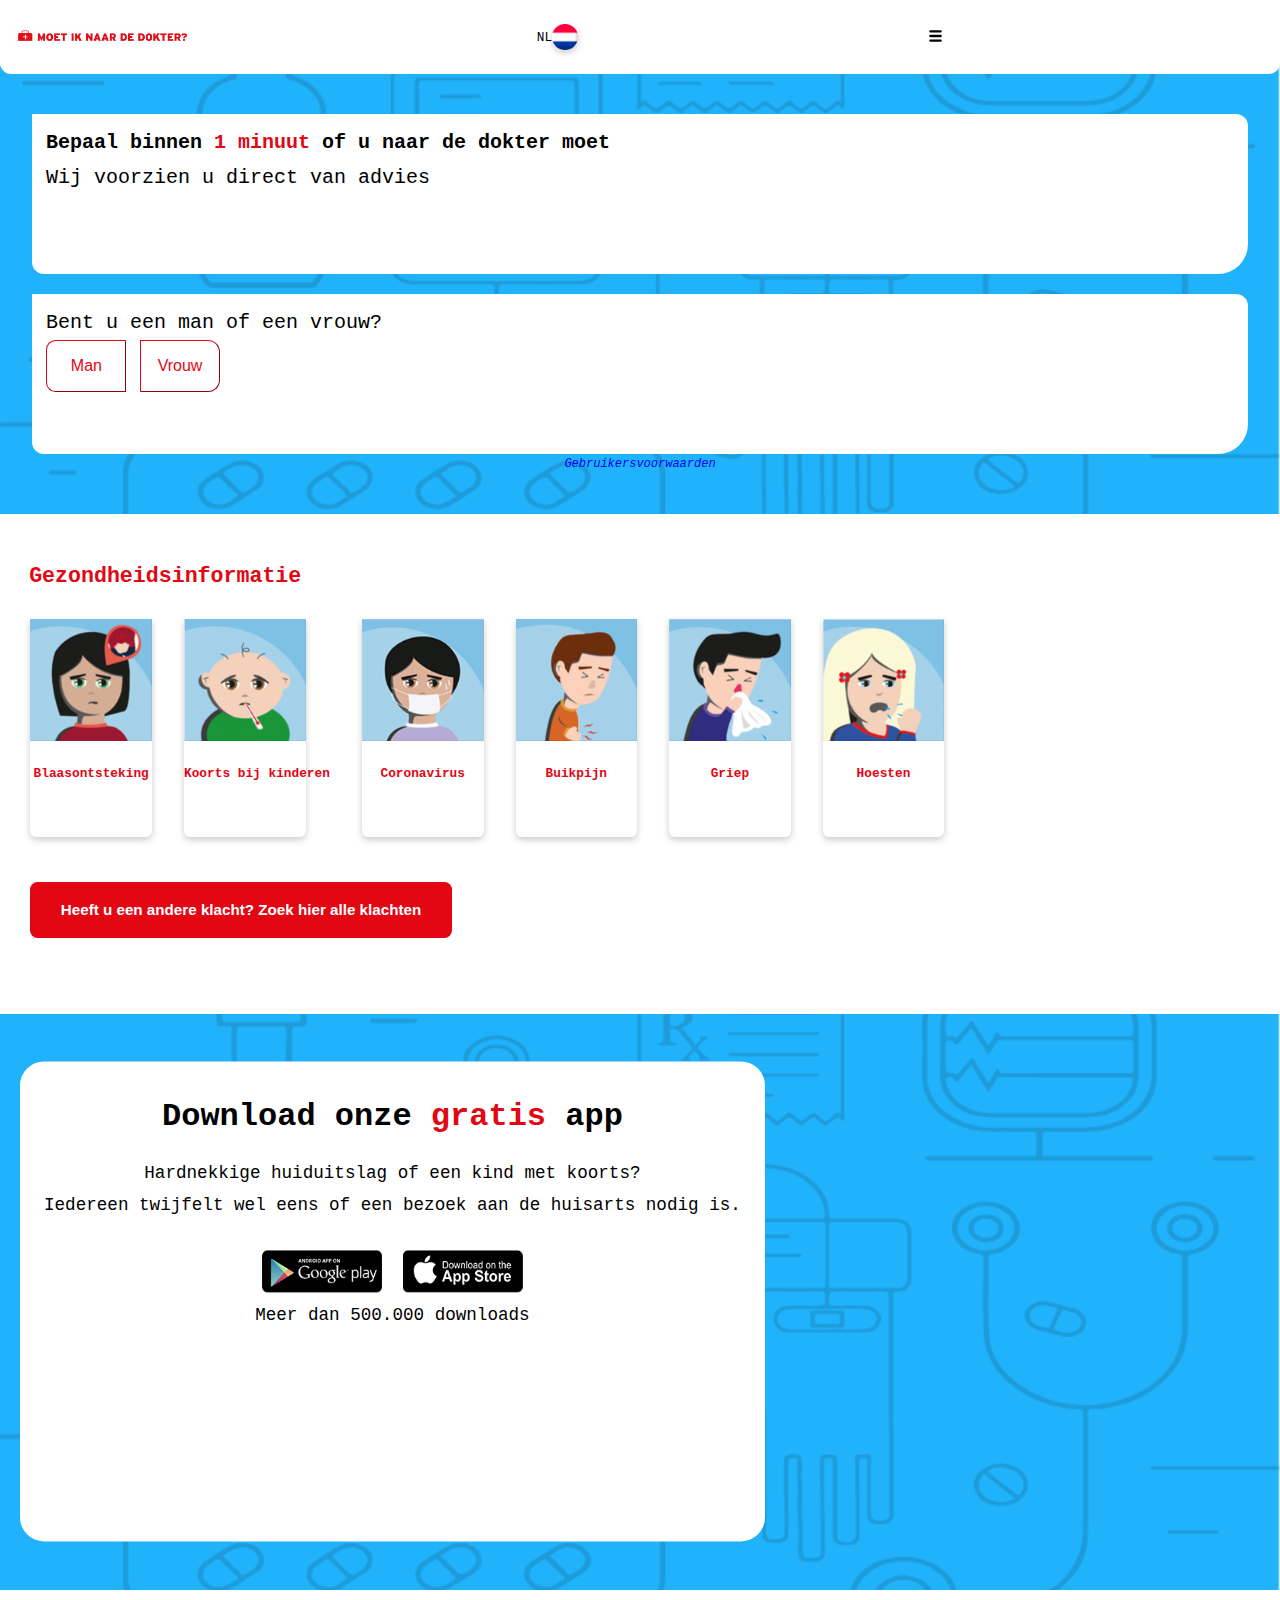
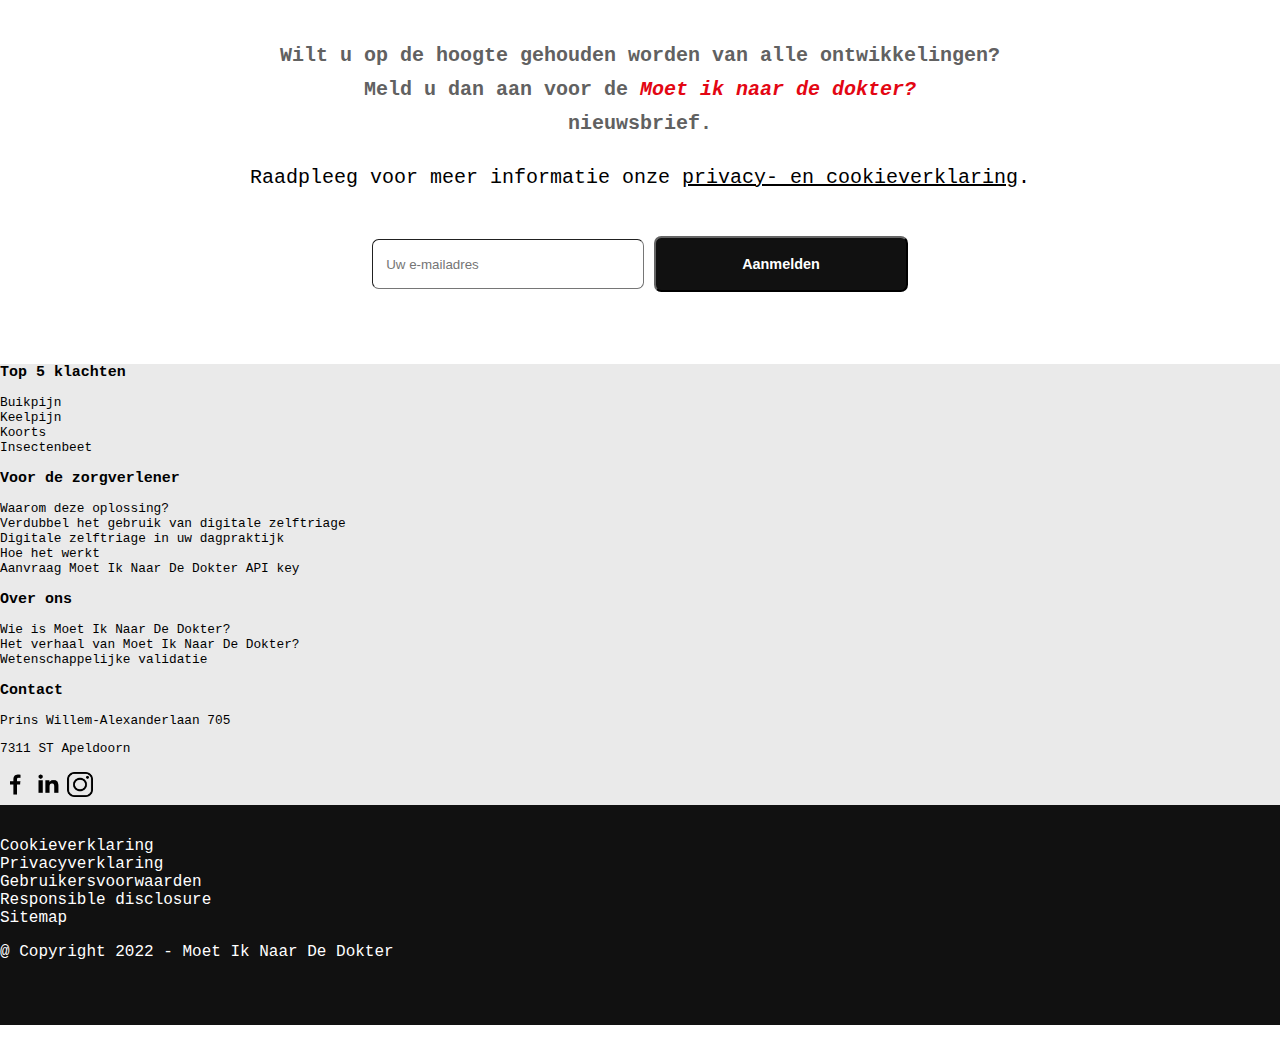
<file: index.html>
<!doctype html>
<html lang="nl">
	
<head>
	<meta charset="UTF-8">
	<meta name="author" content="Britney van Zijl">
	<meta name="viewport" content="width=device-width, initial-scale=1">
	
	<title>Home - Moet Ik Naar De Dokter</title>
	
	<link href="styles/style.css" rel="stylesheet">
	<link rel="icon" type="image/svg+xml" href="images/faviconmoetiknaardedokter.svg">
</head>

<body>
	<header>
		<nav>
			<ul>
				<!-- Mobiele header menu -->
				<li>
					<img src="images/MoetIkNaarDeDokter_Horizontaal.jpg" alt="moet ik naar de dokter logo">		
				</li>
				<li>
					<a>NL</a>
					<img src="images/nl.png" alt="Nederlands">
				</li>
				<li>
					<button aria-label="Menu toggle">
						<img src="images/menu-icon.svg" aria-hidden="true"/> 
						<!-- Bron hamburger menu icon: https://freesvg.org/menu-icon-28851 -->
					</button>
				</li>
			</ul>
			<!-- Inhoud hamburger menu (website pagina's / kopjes) -->
			<ul>
				<li>
					<a>WEBSITE VAN HET JAAR 2022</a>
				</li>
				<li>
					<a>PATIËNT</a>
					<button onclick="" aria-label="Dropdown menu">></button>
					<ul>
						<!-- Submenu -->
						<li>
							<a>Gezondheidsklachten</a>
						</li>
						<li>
							<a>Digitale Corona zelftest</a>
						</li>
						<li>
							<a>Vind mijn Huisartsenpost</a>
						</li>
					</ul>
				</li>
				<li>
					<a>ZORGVERLENER</a>
					<button onclick="" aria-label="Dropdown menu">></button>
					<ul>
						<!-- Submenu -->
						<li>
							<a>Informatie voor Huisartsen</a>
						</li>
						<li>
							<a>Digitale zelftriage in uw dagpraktijk</a>
						</li>
						<li>
							<a href="">Promotiemateriaal</a>
						</li>
						<li>
							<a>Werken met de widget</a>
						</li>
					</ul>
				</li>
				<li>
					<a>OVER ONS</a>
					<button onclick="" aria-label="Dropdown menu">></button>
					<ul>
						<!-- Submenu -->
						<li>
							<a>Nieuws</a>
						</li>
						<li>
							<a>Contact</a>
						</li>
						<li>
							<a>Wetenschappelijke validatie</a>
						</li>
					</ul>
				</li>
			</ul>
		</nav>
	</header>

	<main>
		<!-- Section 1: MINDD widget -->
		<section>
			<img src="images/mindd-bg-blauw.png" alt="achtergrond afbeelding" aria-hidden="true">
			<form>
				<section>
					<h1>Bepaal binnen <em>1 minuut</em> of u naar de dokter moet</h1>
					<p>Wij voorzien u direct van advies</p>
				</section>
				<section>
					<p>Bent u een man of een vrouw?</p>
					<button>Man</button>
					<button>Vrouw</button>
				</section>
				<a href="https://www.moetiknaardedokter.nl/gebruiksvoorwaarden/">Gebruikersvoorwaarden</a>
			</form>
		</section>
		<!-- Section 2: Gezondheidsklachten -->
		<section>
			<h1>Gezondheidsinformatie</h1>
			<ul>
				<li>
					<img src="images/blaasontsteking.jpg" alt="Blaasontsteking">
					<a>Blaasontsteking</a>
				</li>
				<li>
					<img src="images/koortsbijkinderen.jpg" alt="Koorts bij kinderen">
					<a>Koorts bij kinderen</a>
				</li>
				<li>
					<img src="images/coronavirus.jpg" alt="Coronavirus">
					<a>Coronavirus</a>
				</li>
				<li>
					<img src="images/buikpijn.jpg" alt="Buikpijn">
					<a>Buikpijn</a>
				</li>
				<li>
					<img src="images/griep.jpg" alt="Griep">
					<a>Griep</a>
				</li>
				<li>
					<img src="images/hoesten.jpg" alt="Hoesten">
					<a>Hoesten</a>
				</li>
			</ul>
			<button>Heeft u een andere klacht? Zoek hier alle klachten</button>
		</section>
		<!-- Section 3: Download de app -->
		<section>
			<img src="images/mindd-bg-blauw.png" alt="achtergrond afbeelding" aria-hidden="true">
			<section>
				<h1>Download onze <em>gratis</em> app</h1>
				<p>Hardnekkige huiduitslag of een kind met koorts?</p>
				<p>Iedereen twijfelt wel eens of een bezoek aan de huisarts nodig is.</p>
				<button>
					<a>
						<img src="images/btn-playstore.png" alt="Google playstore link button">
					</a>
				</button>
				<button>
					<a>
						<img src="images/btn-appstore.png" alt="Apple appstore link button">
					</a>
				</button>
				<p>Meer dan 500.000 downloads</p>
			</section>
		</section>
		<!-- Section 4: Nieuwsbrief -->
		<section>
			<h1>Wilt u op de hoogte gehouden worden van alle ontwikkelingen? <br>Meld u dan aan voor de <em>Moet ik naar de dokter?</em> <br>nieuwsbrief.</h1>
			<p>Raadpleeg voor meer informatie onze <u>privacy- en cookieverklaring</u>.</p>
			<input type="email" placeholder="Uw e-mailadres">
			<button>Aanmelden</button>
		</section>
	</main>

	<footer>
		<section>
			<!-- linkjes met extra info -->
			<h3>Top 5 klachten</h3>
			<ul>
				<li>
					<a>Buikpijn</a>
				</li>
				<li>
					<a>Keelpijn</a>
				</li>
				<li>
					<a>Koorts</a>
				</li>
				<li>
					<a>Insectenbeet</a>
				</li>
			</ul>
			<h3>Voor de zorgverlener</h3>
			<ul>
				<li>
					<a>Waarom deze oplossing?</a>
				</li>
				<li>
					<a>Verdubbel het gebruik van digitale zelftriage</a>
				</li>
				<li>
					<a>Digitale zelftriage in uw dagpraktijk</a>
				</li>
				<li>
					<a>Hoe het werkt</a>
				</li>
				<li>
					<a>Aanvraag Moet Ik Naar De Dokter API key</a>
				</li>
			</ul>
			<h3>Over ons</h3>
			<ul>
				<li>
					<a>Wie is Moet Ik Naar De Dokter?</a>
				</li>
				<li>
					<a>Het verhaal van Moet Ik Naar De Dokter?</a>
				</li>
				<li>
					<a>Wetenschappelijke validatie</a>
				</li>
			</ul>
			<!-- Contactgegevens -->
			<h3>Contact</h3>
			<p>Prins Willem-Alexanderlaan 705</p>
			<p>7311 ST Apeldoorn</p>
			<!-- social media linkjes -->
			<ul>
				<li>
					<img src="images/facebook-icon.png" alt="Link naar Facebook" aria-label="Link naar Facebook">
				</li>
				<li>
					<img src="images/linkedin-icon.png" alt="Link naar LinkedIn" aria-label="Link naar LinkedIn">
				</li>
				<li>
					<img src="images/instagram-icon.png" alt="Link naar Instagram" aria-label="Link naar Instagram">
				</li>
			</ul>
		</section>
		<!-- Wettelijke info linkjes -->
		<section>
			<ul>
				<li>
					<a>Cookieverklaring</a>
				</li>
				<li>
					<a>Privacyverklaring</a>
				</li>
				<li>
					<a>Gebruikersvoorwaarden</a>
				</li>
				<li>
					<a>Responsible disclosure</a>
				</li>
				<li>
					<a>Sitemap</a>
				</li>
			</ul>
			<p>@ Copyright 2022 - Moet Ik Naar De Dokter</p>
		</section>
	</footer>
	<!-- Het javascript bestand staat onderaan zodat de pagina eerst geladen wordt voordat de code activeerd -->
	<script defer src="scripts/script.js"></script>
</body>
	
</html>
</file>
<file: styles/style.css>
/**************/
/* CSS REMEDY */
/**************/
*, *::after, *::before {
  box-sizing: border-box;  
}

button, summary {
	cursor: pointer;
}

@import url('https://fonts.googleapis.com/css2?family=Montserrat&display=swap');

/*********************/
/* CUSTOM PROPERTIES */
/*********************/
:root {
	/* startje */
	--color-black:#111;
	--color-grey:#EAEAEA;

	/****************/
	/* JOUW STYLING */
	/****************/
	--color-text-red:#E30613;
	--color-text-blue:#20B3FC;
	--color-white:#FFFFFF;
	--color-text-grey:#616161;
}	

/* jouw code */

@media (prefers-color-scheme: dark) {
	:root {
		/* startje */
		--color-black:#FFFFFF; 
		--color-grey:#EAEAEA;
	
		/****************/
		/* JOUW STYLING */
		/****************/
		--color-text-red:#E30613;
		--color-text-blue:#20B3FC;
		--color-white:#111;
		--color-text-grey:#616161;
	}

	h1,h2,h3,p,a,button {
		color: var(--color-black)
	}

	footer {
		color: var(--color-white)
	}
	
	/* (1e ul) hamburger menu styling*/
	/* header nav > ul:nth-of-type(1) li button {
		appearance: none;
		border: none;
		background-color: var(--color-black);
	}

	header nav > ul:nth-of-type(1) li button img {
		fill: var(--color-black);
	} */
}

body {
	/* gehele pagina */
	margin: 0;
	padding: 0;
	color: var(--color-text);
	background-color: var(--color-white);
	overflow-x: hidden;
	text-align: center;
	font-family:"Montserrat",monospace;
}

header {
	background-color: var(--color-white);
	display: block;
	border-bottom-left-radius: 0.7em;
	border-bottom-right-radius: 0.7em;
}

/* mobiele header (logo, talen en hamburger menu) */
header nav > ul:nth-of-type(1) {
	/* header (1e ul) logo, taal en hamburger menu (parent)*/
	padding: 0em;
	margin: 0em;
	height: 5.8em;
	display: flex;
	flex-grow: 1;

	list-style: none;
	font-size: 0.8em;
}

header nav > ul:nth-of-type(1) li {
	/* header (1e ul) logo, taal en hamburger menu (children)*/
	align-items: center;
	flex-direction: row;
	display: flex;
	flex-grow: 1;
	padding: 1em;
}

header nav > ul:nth-of-type(1) > li:nth-of-type(1) img {
	/* (1e ul) logo in header */
	width: 14em;
}

header nav > ul:nth-of-type(1) > li:nth-of-type(2) {
	/* (1e ul) taal p*/
	font-size: 1em;
	font-weight:thin;
}

header nav > ul:nth-of-type(1) > li:nth-of-type(2) img {
	/* (1e ul) taal img */
	width: 2em;
	height: 2em;
	border-radius: 40em;
	box-shadow: 0 3px 6px rgb(51 51 51 / 25%);
}

header nav > ul:nth-of-type(1) li button {
	/* (1e ul) hamburger menu styling*/
	appearance: none;
	border: none;
	background-color: transparent;
}

header nav > ul:nth-of-type(1) li button img {
	/* (1e ul) hamburger menu img styling*/
	width: 1em;
}

/* Inhoud hamburger menu (website pagina's en kopjes) */
header nav > ul:nth-of-type(2) {
	/* (2e ul) pagina hoofdstukken (parent) */
	margin: 0;
	padding: 0em 0em 0em 1.5em;
	display: flex;
	flex-direction: column;

	/* Inhoud hamburger menu ontzichtbaar maken */
	transform:translateY(-150%);
	z-index: -1;
	position: fixed;
	transition-duration:.4s;
	/* Bron: https://codepen.io/shooft/pen/qBYPPwV */

	text-align: left;
	line-height: 1.5em;
	font-weight: bold;
	font-size: 0.87em;
}

header nav > ul:nth-of-type(2) li {
	/* (2e ul) pagina subhoofdstukken (children) */
	display: flex;
	justify-content: center;
	flex-direction: column;
	padding: 0em 0em 1em 0em;
}

header nav > ul:nth-of-type(2) > li > a:nth-of-type(1) {
	/* (2e ul) pagina subhoofdstukken (titels) */
	color: var(--color-text-red);
}

header nav > ul:nth-of-type(2) > li:nth-of-type(1) {
	padding: 1.5em 0em 2.5em 0em;
}

header nav > ul:nth-of-type(2) li button {
	/* (2e ul) pagina subhoofdstukken (>) */
	visibility: hidden;
}

header nav > ul:nth-of-type(2) li ul {
	/* (2e ul) pagina subhoofdstukken (children) */
	margin: 0;
	padding: 0em 0em 0em 1em;
	line-height: 1.5em;
}

/* Inhoud hamburger menu zichtbaar maken */
header nav > ul:nth-of-type(2).open {
	transform:translateY(0%);
	z-index: 0;
	/* Bron: https://codepen.io/shooft/pen/qBYPPwV */

	position: static;
}

/* Woorden rood benadrukt */
main em {
	color: var(--color-text-red);
	font-style: normal;
}

/* section 1 = MINDD widget */
main > section:nth-of-type(1) {
	position: relative;
}

main > section:nth-of-type(1) img {
	/* achtergrond afbeelding widget */
	width: 100%;
	height: 28em;
	object-fit: cover;
	position: relative;
	top: -0.5em;
	z-index: -1;
}

main > section:nth-of-type(1) form {
	position: absolute;
	top: 2.5em;
	right: 2em;
	bottom: 2em;
	left: 2em;
	margin: 0;
}

main > section:nth-of-type(1) h1 {
	font-size: 0.5em;
	line-height: 1.5em;
	padding: 0.7em 0.7em 0.25em 0.7em;
	margin: 0;
}

main > section:nth-of-type(1) form p {
	font-size: 0.5em;
	line-height: 1.5em;
	padding: 0.7em 0.7em 0em 0.7em;
	margin: 0;
}

main > section:nth-of-type(1) form > section:nth-of-type(1) p {
	padding-top: 0em;
}

main > section:nth-of-type(1) form section:nth-child(1){
	/* section 1 widget form */
	display: block;
	height: 4em;
	background-color: var(--color-white);
	border-bottom-left-radius: 0.3em;
	border-bottom-right-radius: 0.75em;
	border-top-right-radius: 0.3em;
	margin: 0em 0em 0.5em 0em;

	font-size: 2.5em;
	text-align: left;
}

main > section:nth-of-type(1) form section:nth-child(2){
	/* section 2 widget form */
	display: block;
	height: 4em;
	background-color: var(--color-white);
	border-bottom-left-radius: 0.3em;
	border-bottom-right-radius: 0.75em;
	border-top-right-radius: 0.3em;

	font-size: 2.5em;
	text-align: left;
}

main > section:nth-of-type(1) form button{
	/* widget button styling */
	margin: 0;
	height: 3.25em;
	width: 5em;
	border-color: var(--color-text-red);
	background-color: var(--color-white);
	color: var(--color-text-red);
	border-width: 1px;
	font-size: 0.4em;
	font-weight: thin;
}

main > section:nth-of-type(1) form button:nth-of-type(1){
	/* widget button (man) */
	border-top-left-radius: 0.6em;
	border-bottom-left-radius: 0.6em;
	margin: 0em -0.65em 0em 0.9em;
}

main > section:nth-of-type(1) form button:nth-of-type(2){
	/* widget button (vrouw) */
	border-top-right-radius: 0.75em;
	border-bottom-right-radius: 0.75em;
}

main > section:nth-of-type(1) > form > a {
	/* Gebruikersvoorwaarden link */
	font-size: 0.75em;
	font-style: italic;
	text-align: left;
	text-decoration: none;
}

/* section 2 gezondheidsinformatie */
main > section:nth-of-type(2) {
	text-align: left;
}

main > section:nth-of-type(2) h1 {
	/* gezondheidsinformatie titel */
	color: var(--color-text-red);
	font-size: 1.35em;
	text-align: left;

	margin: 0;
	padding: 1.7em 0em 0.7em 1.35em;
}

main > section:nth-of-type(2) ul {
	/* gezondheidsinformatie list*/
	margin: 0;
	padding: 0em 0em 0em 0.9em;
	list-style: none;
	
	display: flex;
	overflow: auto;
}
main > section:nth-of-type(2) ul li {
	/* gezondheidsinformatie list items */
	margin: 0;
	padding: 1.25em 1.25em 0em 1.25em;
	position: relative;

	font-size: 0.8em;
	font-weight: bold;
	text-align: center;
	color: var(--color-text-red);
}

main > section:nth-of-type(2) ul li a {
	position: relative;
	top: -5.5em;
}

main > section:nth-of-type(2) img {
	/* gezondheidsinformatie plaatjes */
	background-color: var(--color-white);
	width: 9.5em;
	z-index: -1;
	padding: 0em 0em 7.5em 0em;
	border-bottom-left-radius: 0.5em;
	border-bottom-right-radius: 0.5em;
	box-shadow: 0 3px 6px rgb(51 51 51 / 25%);
	display: block;
}

main > section:nth-of-type(2) button {
	/* Meer klachten zoeken button */
	border: var(--color-text-red);
	background-color: var(--color-text-red);
	color: var(--color-white);
	border-radius: 0.5em;
	padding: 1em 2em 1em 2em;
	margin: 2em 2em 5.5em 2em;

	color: var(--color-white);
	font-weight: bold;
	font-size: 0.95em;
	line-height: 1.7em;
}

/* section 3 app download */
main > section:nth-of-type(3) > img:nth-of-type(1) {
	/* achtergrond afbeelding app download */
	width: 100%;
	height: 36em;
	object-fit: cover;
	position: relative;
	top: -0.5em;
	z-index: -1;
}

main section:nth-of-type(3) > section {
	/* hele section (block + inhoud) */
	background-color: var(--color-white);
	position: absolute;
	display: block;
	border-radius: 1.5em;
	transform: translateY(-117%);
	height: 30em;
	margin: 1.25em;
	padding: 1em 1.5em 1em 1.5em;
}

main > section:nth-of-type(3) h1 {
	font-size: 2em;
	font-weight: thin;
}

main > section:nth-of-type(3) section p {
	font-size: 1.1em;
	line-height: 1.85em;
	margin: 0;
}

main > section:nth-of-type(3) section button {
	appearance: none;
	background-color: transparent;
	border: none;
	margin: 2em 0em 0.5em 0em;
}

main > section:nth-of-type(3) section button a{
	display: flex;
	flex-direction: row;
}

main > section:nth-of-type(3) section img {
	width: 9em;
}

/* section 4 Nieuwsbrief */
main > section:nth-of-type(4) {
	padding-top: 1.5em;
}

main > section:nth-of-type(4) h1 {
	color: var(--color-text-grey);
	font-size: 1.25em;
	margin: 0.6em 0.6em 1em 0.6em;
	line-height: 1.7em;
}

main > section:nth-of-type(4) em {
	font-style: italic;
}

main > section:nth-of-type(4) p {
	font-size: 1.25em;
	margin: 0.6em;
	line-height: 1.7em;
}

main > section:nth-of-type(4) input {
	padding: 1.25em 6em 1.25em 1em;
	margin-top: 2em;

	border-radius:0.5em;
	border-width: 1px;
}

main > section:nth-of-type(4) button {
	background-color: var(--color-black);
	color: var(--color-white);
	border-color: var(--color-black);
	border-radius: 0.5em;
 	padding: 1.25em 6em 1.25em 6em;
	margin: 2em 0em 4em 0em;

	font-weight: bold;
	font-size: 0.9em;
}

footer section {
	text-align: left;
	list-style: none;
}

footer section ul {
	margin: 0;
	padding: 0;
}

footer section > ul:nth-of-type(4) {
	list-style: none;
	display: flex;
	flex-direction: row;
}

footer section img {
	width: 2em;
	margin: 0.25em;
}

footer section:nth-of-type(1) {
	background-color: var(--color-grey);
	font-size: 0.8em;
}

footer section:nth-of-type(2) {
	background-color: var(--color-black);
	color: var(--color-white);
	padding: 2em 0em 3em 0em;
}
</file>
